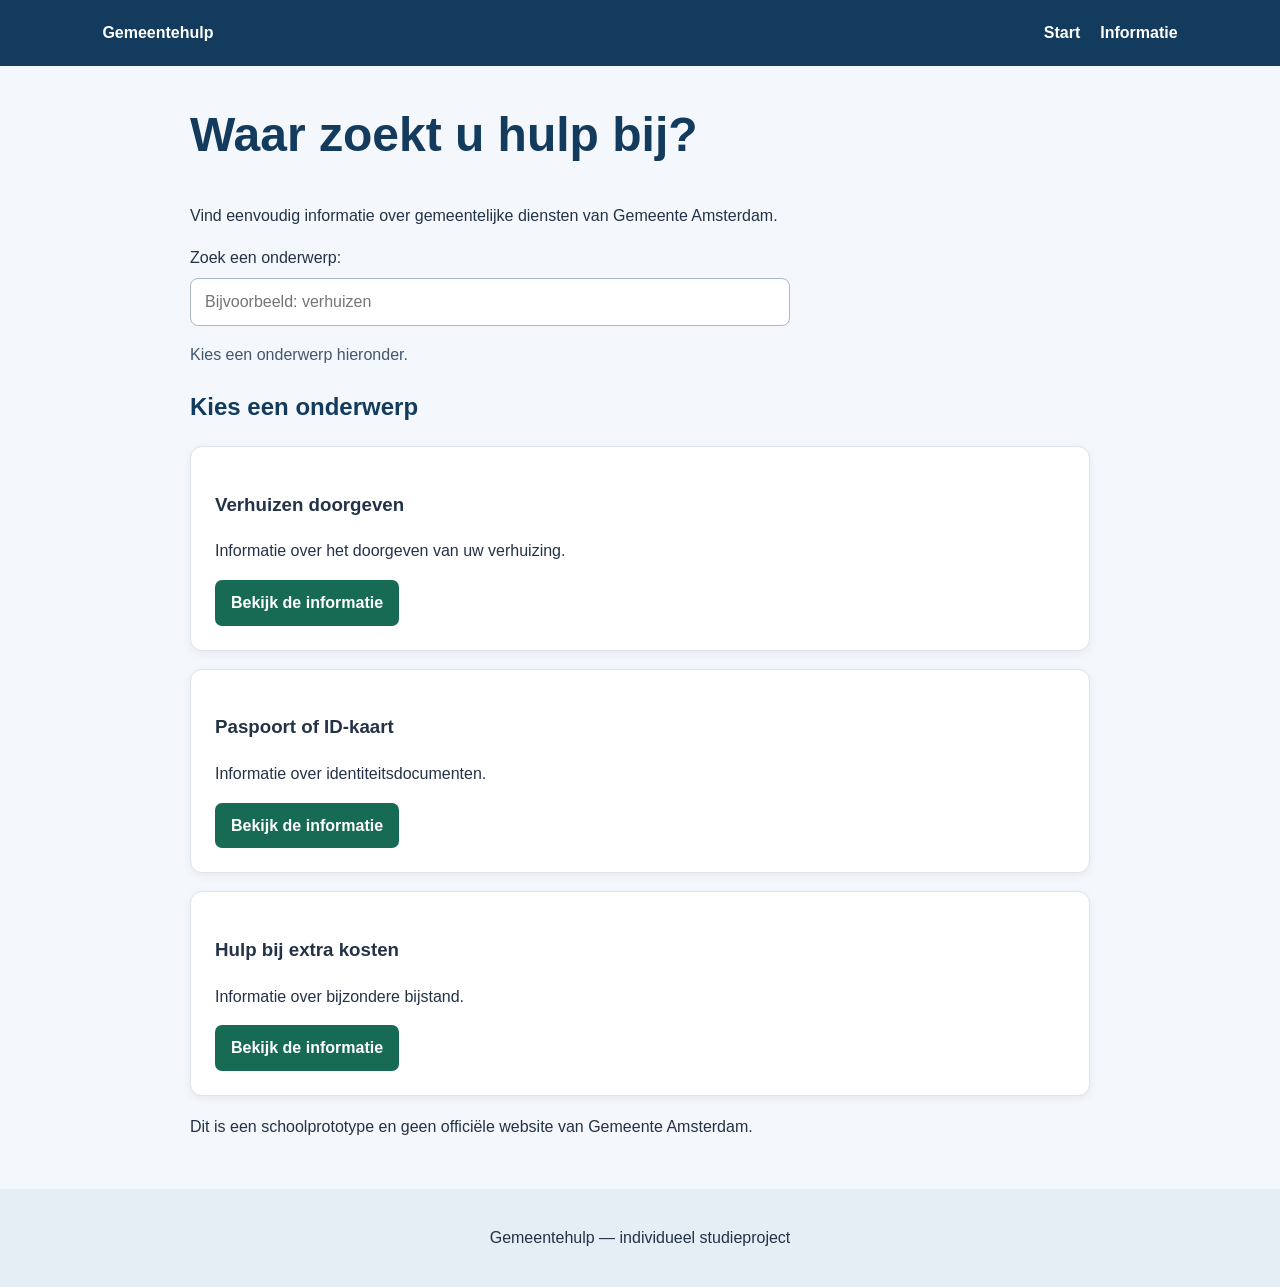
<file: index.html>
<!DOCTYPE html>
<html lang="nl">
<head>
  <meta charset="UTF-8">
  <meta name="viewport" content="width=device-width, initial-scale=1.0">
  <title>Gemeentehulp</title>
  <link rel="stylesheet" href="style.css">
</head>
<body>
  <header>
    <a href="index.html">Gemeentehulp</a>
    <nav>
      <a href="index.html">Start</a>
      <a href="hulp.html">Informatie</a>
    </nav>
  </header>

  <main>
    <section>
      <h1>Waar zoekt u hulp bij?</h1>
      <p>
        Vind eenvoudig informatie over gemeentelijke diensten
        van Gemeente Amsterdam.
      </p>

      <label for="search">Zoek een onderwerp:</label>
      <input
        id="search"
        type="search"
        placeholder="Bijvoorbeeld: verhuizen"
      >
      <p id="result-count">Kies een onderwerp hieronder.</p>
    </section>

    <section>
      <h2>Kies een onderwerp</h2>

      <article class="card" data-keywords="verhuizen verhuizing adres">
        <h3>Verhuizen doorgeven</h3>
        <p>Informatie over het doorgeven van uw verhuizing.</p>
        <a href="hulp.html#verhuizen">Bekijk de informatie</a>
      </article>

      <article class="card" data-keywords="paspoort id kaart identiteit">
        <h3>Paspoort of ID-kaart</h3>
        <p>Informatie over identiteitsdocumenten.</p>
        <a href="hulp.html#identiteit">Bekijk de informatie</a>
      </article>

      <article class="card" data-keywords="geld kosten bijstand inkomen">
        <h3>Hulp bij extra kosten</h3>
        <p>Informatie over bijzondere bijstand.</p>
        <a href="hulp.html#geld">Bekijk de informatie</a>
      </article>

      <p id="no-results" hidden>
        Geen onderwerp gevonden. Probeer een ander woord.
      </p>
    </section>

    <p>
      Dit is een schoolprototype en geen officiële website
      van Gemeente Amsterdam.
    </p>
  </main>

  <footer>
    <p>Gemeentehulp — individueel studieproject</p>
  </footer>

  <script src="script.js"></script>
</body>
</html>
</file>
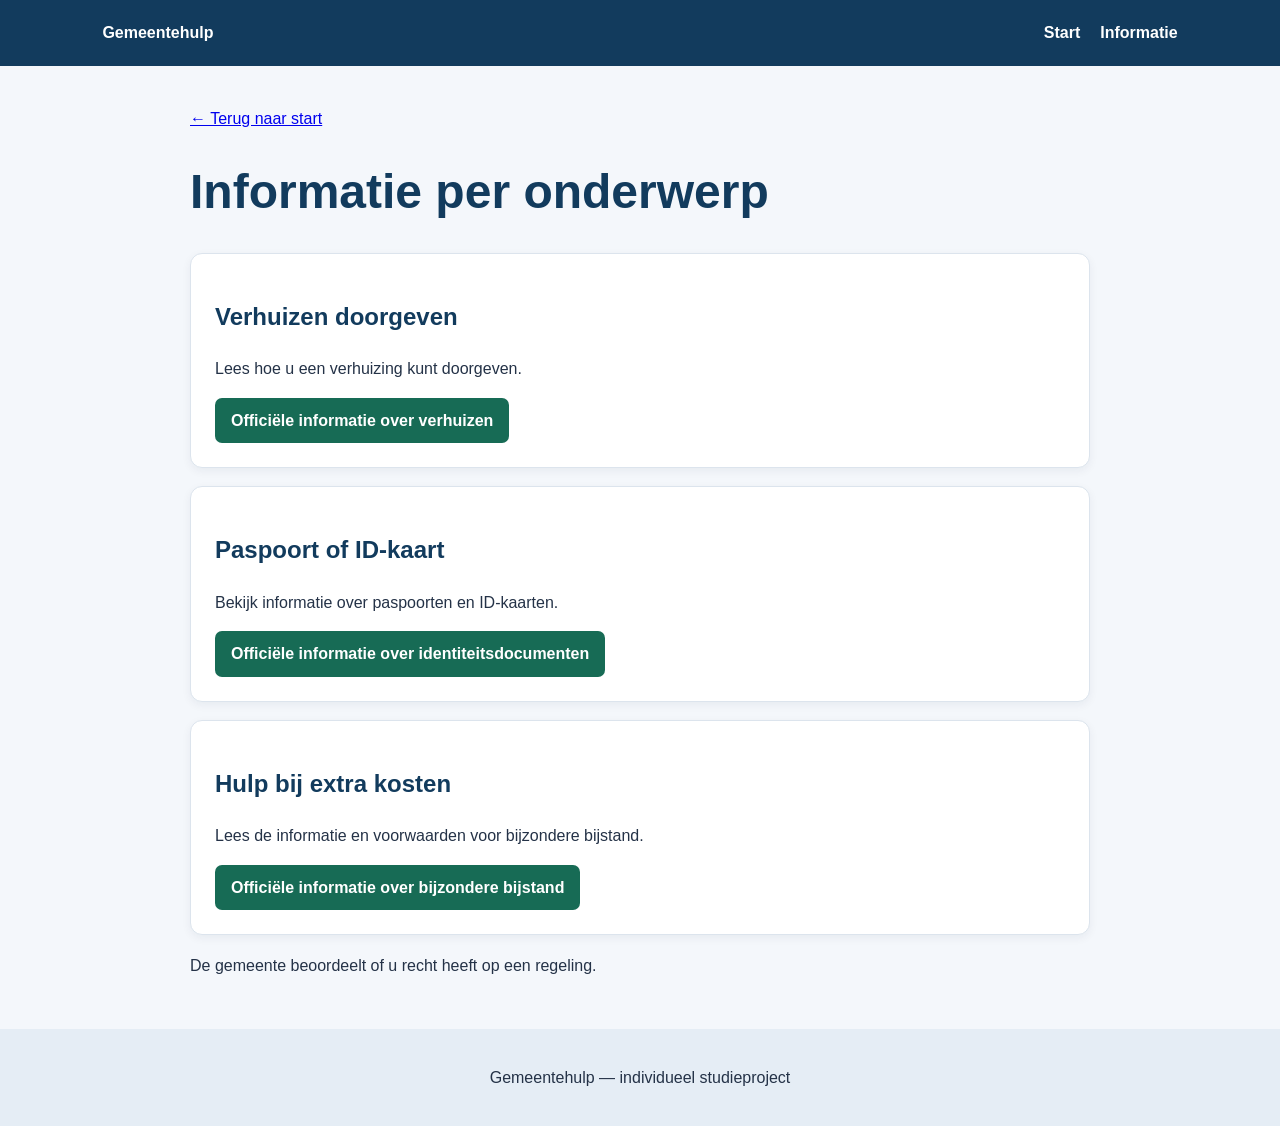
<file: hulp.html>
<!DOCTYPE html>
<html lang="nl">
<head>
  <meta charset="UTF-8">
  <meta name="viewport" content="width=device-width, initial-scale=1.0">
  <title>Informatie - Gemeentehulp</title>
  <link rel="stylesheet" href="style.css">
</head>
<body>
  <header>
    <a href="index.html">Gemeentehulp</a>
    <nav>
      <a href="index.html">Start</a>
      <a href="hulp.html">Informatie</a>
    </nav>
  </header>

  <main>
    <a href="index.html">← Terug naar start</a>
    <h1>Informatie per onderwerp</h1>

    <section class="card" id="verhuizen">
      <h2>Verhuizen doorgeven</h2>
      <p>Lees hoe u een verhuizing kunt doorgeven.</p>
      <a href="https://www.amsterdam.nl/burgerzaken/verhuizen-inschrijving-briefadres/verhuizing-binnen-amsterdam-doorgeven/" target="_blank" rel="noopener noreferrer">
        Officiële informatie over verhuizen
      </a>
    </section>

    <section class="card" id="identiteit">
      <h2>Paspoort of ID-kaart</h2>
      <p>Bekijk informatie over paspoorten en ID-kaarten.</p>
      <a href="https://www.amsterdam.nl/burgerzaken/paspoort-id-kaart-rijbewijs/" target="_blank" rel="noopener noreferrer">
        Officiële informatie over identiteitsdocumenten
      </a>
    </section>

    <section class="card" id="geld">
      <h2>Hulp bij extra kosten</h2>
      <p>Lees de informatie en voorwaarden voor bijzondere bijstand.</p>
      <a href="https://www.amsterdam.nl/werk-en-inkomen/regelingen-bij-laag-inkomen-pak-je-kans/regelingen-alfabet/bijzondere-bijstand/" target="_blank" rel="noopener noreferrer">
        Officiële informatie over bijzondere bijstand
      </a>
    </section>

    <p>De gemeente beoordeelt of u recht heeft op een regeling.</p>
  </main>

  <footer>
    <p>Gemeentehulp — individueel studieproject</p>
  </footer>
</body>
</html>
</file>
<file: style.css>
* {
  box-sizing: border-box;
}

body {
  margin: 0;
  font-family: Arial, sans-serif;
  background-color: #f4f7fb;
  color: #243247;
  line-height: 1.6;
}

header {
  background-color: #123b5d;
  color: white;
  padding: 20px 8%;
  display: flex;
  justify-content: space-between;
  align-items: center;
  gap: 16px;
  flex-wrap: wrap;
}

header a {
  color: white;
  text-decoration: none;
  font-weight: bold;
}

header nav {
  display: flex;
  gap: 20px;
}

main {
  width: min(100% - 32px, 900px);
  margin: 40px auto;
}

h1 {
  color: #123b5d;
  font-size: clamp(2rem, 5vw, 3rem);
  line-height: 1.2;
}

h2 {
  color: #123b5d;
}

input[type="search"] {
  display: block;
  width: 100%;
  max-width: 600px;
  padding: 14px;
  margin-top: 8px;
  border: 1px solid #aab8c7;
  border-radius: 8px;
  font-size: 16px;
}

.card {
  background-color: white;
  padding: 24px;
  margin: 18px 0;
  border: 1px solid #dce4ed;
  border-radius: 12px;
  box-shadow: 0 3px 10px rgba(20, 40, 60, 0.06);
}

.card a {
  display: inline-block;
  background-color: #176b55;
  color: white;
  padding: 10px 16px;
  border-radius: 7px;
  text-decoration: none;
  font-weight: bold;
}

.card a:hover {
  background-color: #10513f;
}

a:focus-visible,
input:focus-visible {
  outline: 3px solid #f2b544;
  outline-offset: 3px;
}

#result-count,
.notice {
  color: #45566c;
}

footer {
  text-align: center;
  padding: 20px;
  background-color: #e5edf5;
  margin-top: 50px;
}

[hidden] {
  display: none !important;
}

@media (max-width: 600px) {
  header {
    padding: 18px;
    align-items: flex-start;
  }

  header nav {
    width: 100%;
    gap: 16px;
  }

  main {
    margin-top: 28px;
  }

  .card {
    padding: 18px;
  }
}
</file>
